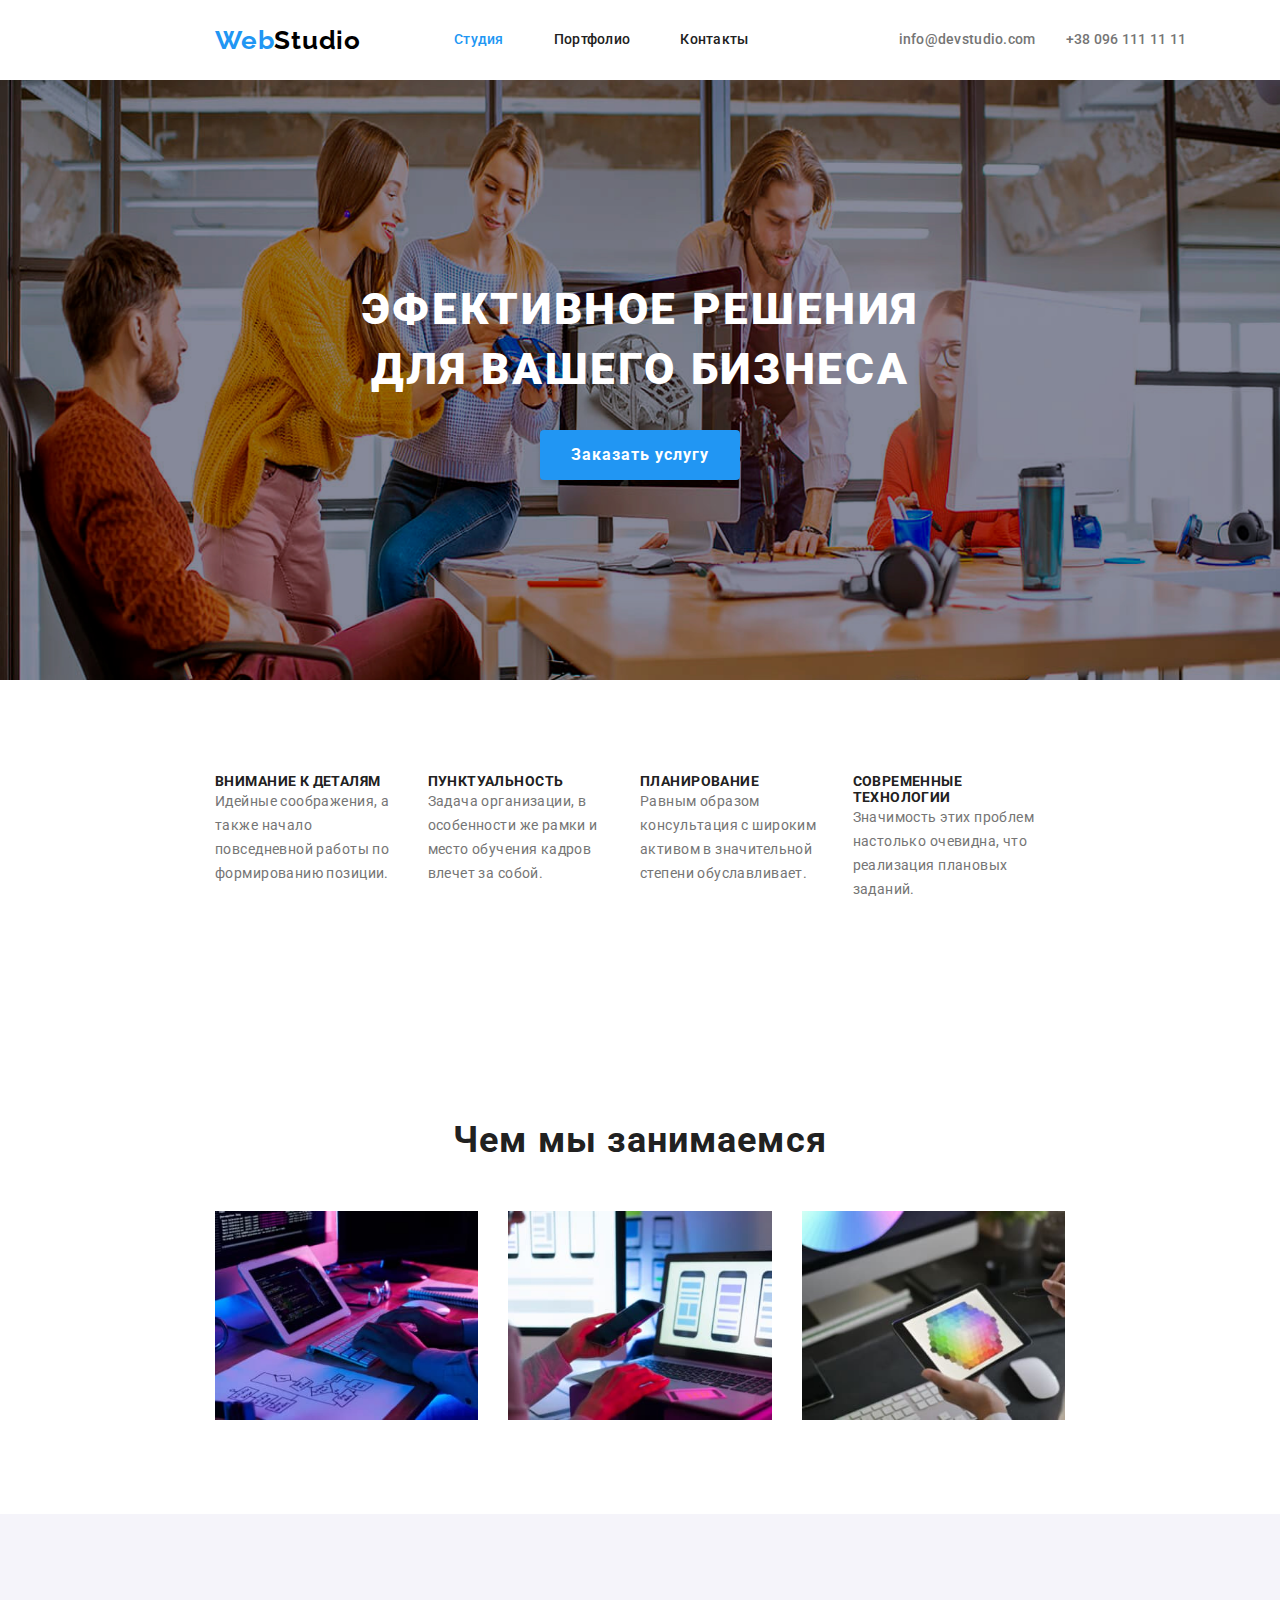
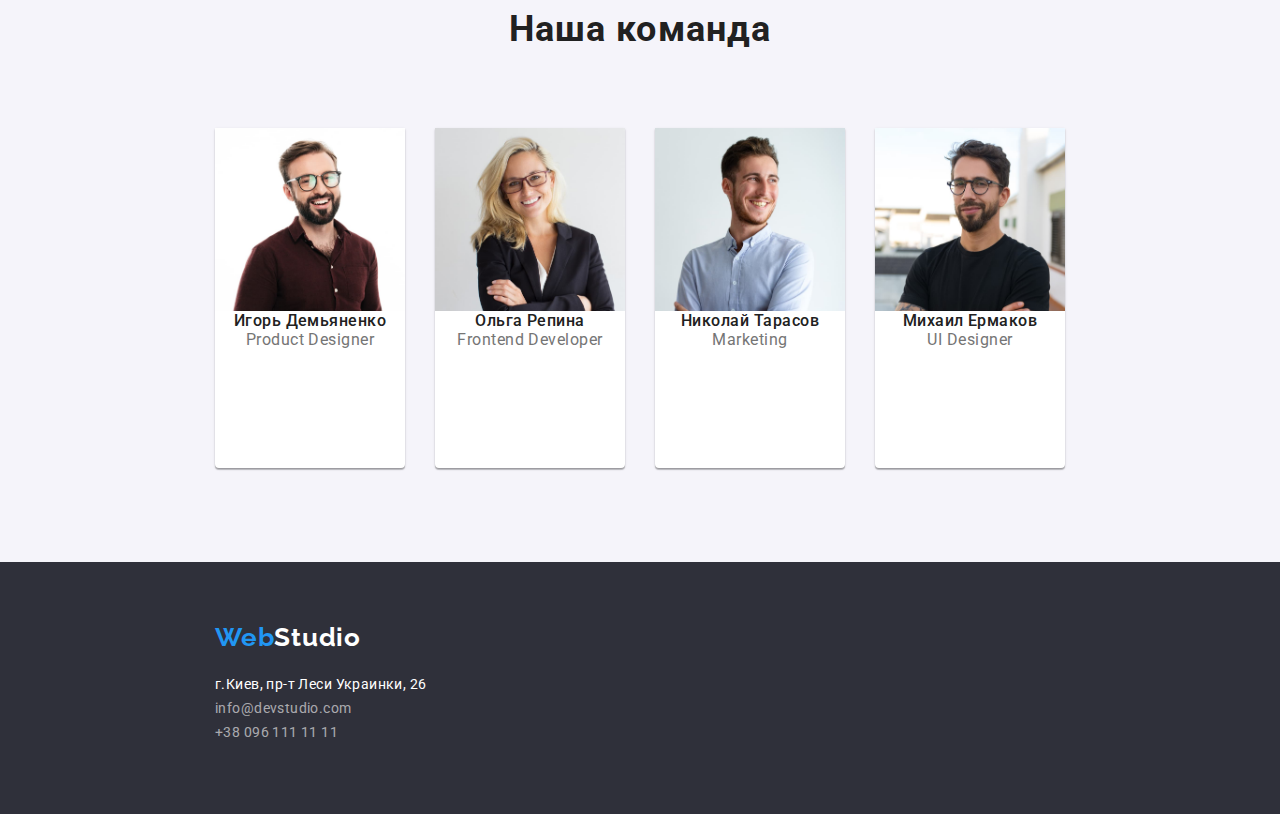
<file: index.html>
<!DOCTYPE html>
<html lang="ru">
<head>
    <meta charset="UTF-8">
    <meta http-equiv="X-UA-Compatible" content="IE=edge">
    <meta name="viewport" content="width=device-width, initial-scale=1.0">
    <title>Webstudio</title>
    <link rel="stylesheet" href="https://cdnjs.cloudflare.com/ajax/libs/modern-normalize/1.1.0/modern-normalize.css"
        integrity="sha512-Y0MM+V6ymRKN2zStTqzQ227DWhhp4Mzdo6gnlRnuaNCbc+YN/ZH0sBCLTM4M0oSy9c9VKiCvd4Jk44aCLrNS5Q=="
        crossorigin="anonymous" referrerpolicy="no-referrer" />
    <link rel="preconnect" href="https://fonts.googleapis.com">
    <link rel="preconnect" href="https://fonts.gstatic.com" crossorigin>
    <link href="https://fonts.googleapis.com/css2?family=Raleway:wght@700&family=Roboto:ital,wght@0,500;0,700;0,900;1,400&display=swap"
    rel="stylesheet">
  <link rel="stylesheet" href="./css/styles.css">
</head>
<body>
<div class="wrapper">

<!--Шапка-->  
<header class="header">
    <nav class="nav">
    <a href="" lang="en" class="logo-link"><span>Web</span>Studio</a>
    <ul class="nav-list">
    <li><a href="./index.html" class="link-nav current">Студия</a></li>
    <li><a href="./portfolio.html" class="link-nav">Портфолио</a></li>
    <li><a href="" class="link-nav">Контакты</a></li>
    </ul>
    </nav>
    <div class="contacts">
    <ul class="contacts-list">
    <li><a href="mailto:info@devstudio.com" class="mail">info@devstudio.com</a></li>
    <li><a href="tel:+380961111111" class="phone">+38 096 111 11 11</a></li>
    </ul>
    </div>
</header>
<main>
    <!--Герой-->
<section class="hero">
<div class="container-hero">
   <h1 class="title-hero">ЭФЕКТИВНОЕ РЕШЕНИЯ <br/>ДЛЯ ВАШЕГО БИЗНЕСА</h1>
  <button type="button" class="btn-order"> Заказать услугу</button>
</div>
</section>
<!--feature-->
<section class="benefits">
<h2 class="visually-hidden ">Преимущества</h2>
<ul class="benefits-list">
<li>
<h3 class="benefits-title">Внимание к деталям</h3>
<p class="benefits-text">Идейные соображения, а также начало повседневной работы по формированию позиции.</p>
</li>
<li>
<h3 class="benefits-title">Пунктуальность</h3>
<p class="benefits-text">Задача организации, в особенности же рамки и место обучения кадров влечет за собой.</p>
</li>
<li>
<h3 class="benefits-title">Планирование</h3>
<p class="benefits-text">Равным образом консультация с широким активом в значительной степени обуславливает.</p>
</li>
<li>
<h3 class="benefits-title">Современные технологии</h3>
<p class="benefits-text">Значимость этих проблем настолько очевидна, что реализация плановых заданий.</p>
</li>
</ul>
</section >
<!--about-->
<section class="about">
    <h2 class="about-title">Чем мы занимаемся</h2>
    <ul class="about-list">
        <li>
            <img src="./images/img.jpg" alt="Процесс Веб-разработки"  class="about-images">
        </li>
        <li>
            <img src="./images/img1.jpg" alt="Процесс Разработки мобильного приложения"  class="about-images">
        </li>
        <li>
            <img src="./images/img2.jpg" alt="Дизайн"  class="about-images">
        </li>      
    </ul>
</section>
<!--team-->
<section class="team">

<h2 class="team-title">Наша команда</h2>
<ul class="team-list">
    <li>
        <img src="./images/igorphoto.jpg" alt="Photo Product Designer" width="" class="team-images">
        <h3 class="team-list-title">Игорь Демьяненко</h3>
        <p lang="en" class="team-list-text">Product Designer</p>
    </li>
    <li>
        <img src="./images/olgaphoto.jpg" alt="Photo Frontend Developer" width="" class="team-images">
        <h3 class="team-list-title">Ольга Репина</h3>
        <p lang="en" class="team-list-text">Frontend Developer</p>
    </li>
    <li>
        <img src="./images/mykolaphoto.jpg" alt="Photo Marketing" width="" class="team-images">
        <h3 class="team-list-title">Николай Тарасов</h3>
        <p lang="en" class="team-list-text">Marketing</p>
    </li>
    <li>
        <img src="./images/myhailophoto.jpg" alt="Photo UI-Designer" width="" class="team-images">
        <h3 class="team-list-title">Михаил Ермаков</h3>
        <p lang="en" class="team-list-text">UI Designer</p>
    </li>
</ul>

</section>
</main>
<!--Футер-->
<footer class="footer">
<a href="./index.html" lang="en" class="logo-link"><span >Web</span>Studio</a>
<address class="address">
<ul class="address-list"> 
   <li><a href="https://goo.gl/maps/3PV95evpAd6a5UV2A" target="_blank" rel="nofollow noreferrer" class="address-link">г.Киев, пр-т Леси Украинки, 26</a></li>
   <li><a href="mailto:info@devstudio.com" class="address-phone">info@devstudio.com</a></li>
   <li><a href="tel:+380961111111" class="address-mail">+38 096 111 11 11</a></li>
</ul>
</address>
</footer>
</div>
</body>
</html>
</file>
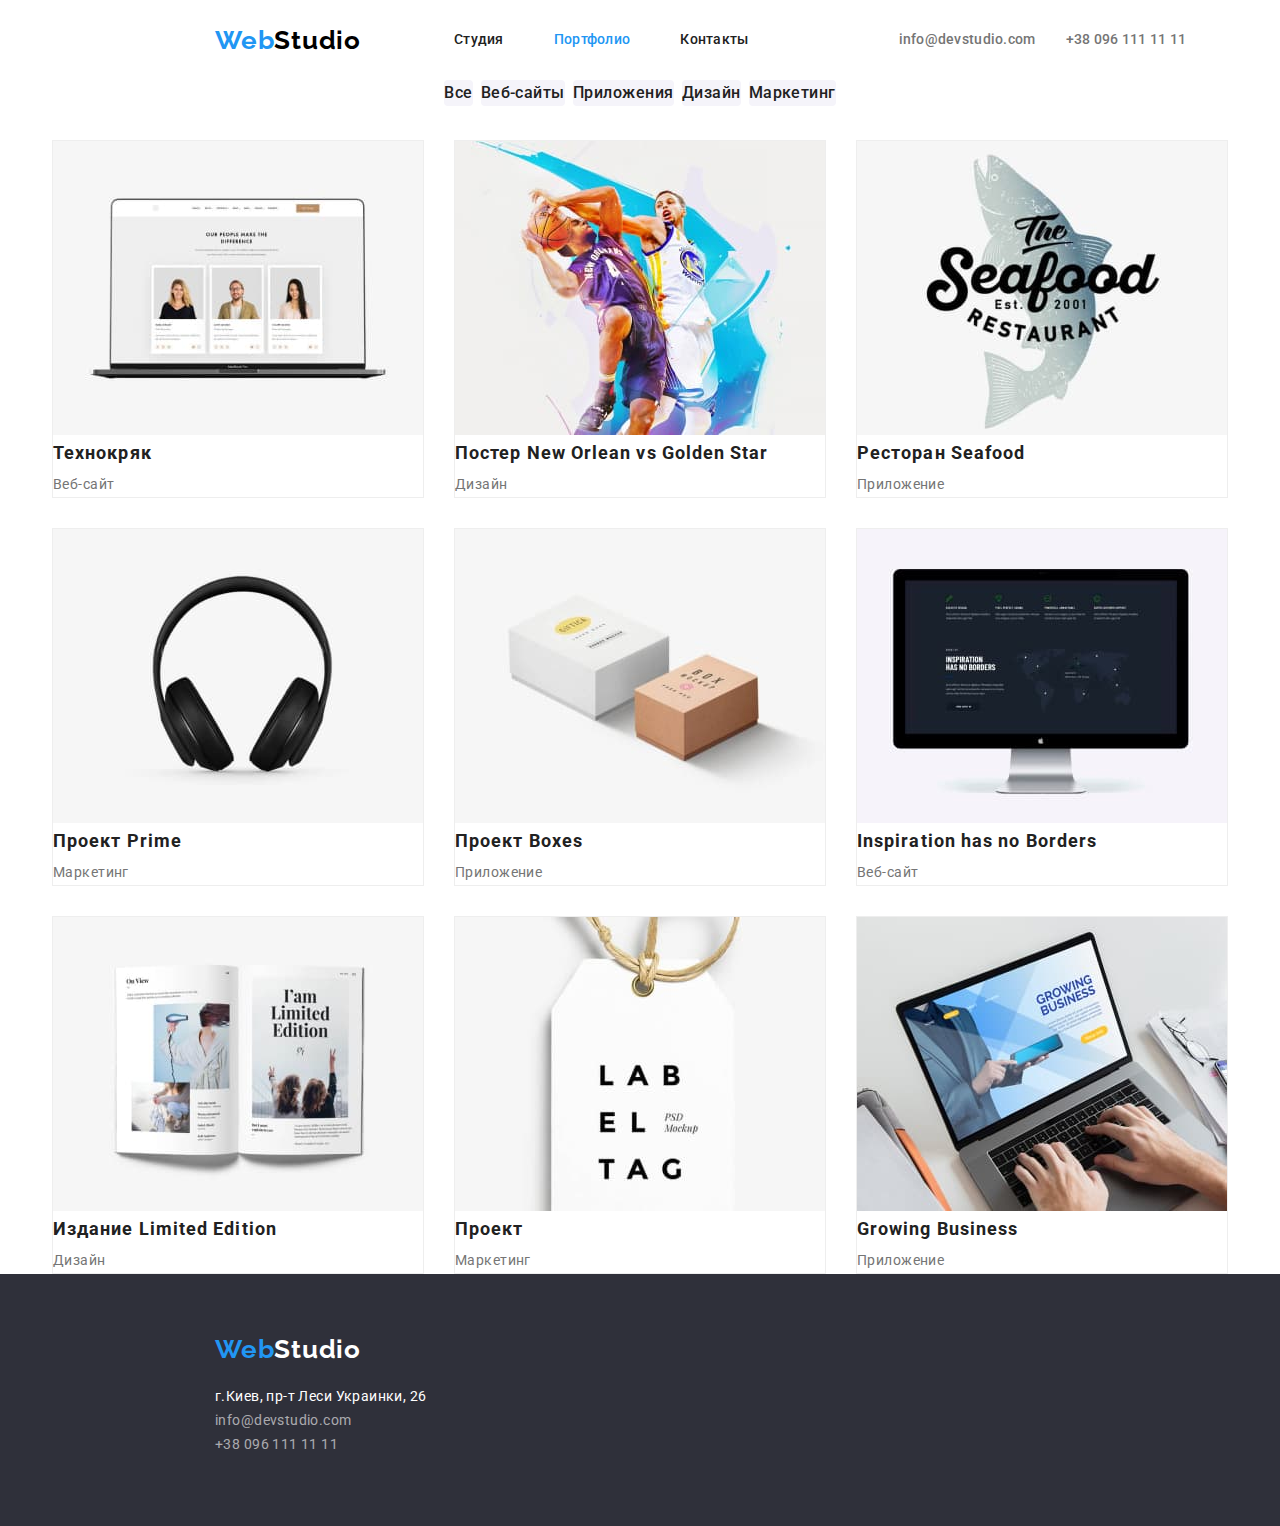
<file: portfolio.html>
<!DOCTYPE html>
<html lang="ru">

<head>
    <meta charset="UTF-8">
    <meta http-equiv="X-UA-Compatible" content="IE=edge">
    <meta name="viewport" content="width=device-width, initial-scale=1.0">
    <title>Document</title>
    <link rel="stylesheet" href="https://cdnjs.cloudflare.com/ajax/libs/modern-normalize/1.1.0/modern-normalize.css"
        integrity="sha512-Y0MM+V6ymRKN2zStTqzQ227DWhhp4Mzdo6gnlRnuaNCbc+YN/ZH0sBCLTM4M0oSy9c9VKiCvd4Jk44aCLrNS5Q=="
        crossorigin="anonymous" referrerpolicy="no-referrer" />
    <link rel="preconnect" href="https://fonts.googleapis.com">
    <link rel="preconnect" href="https://fonts.gstatic.com" crossorigin>
    <link
        href="https://fonts.googleapis.com/css2?family=Raleway:wght@700&family=Roboto:ital,wght@0,500;0,700;0,900;1,400&display=swap"
        rel="stylesheet">
    <link rel="stylesheet" href="./css/styles.css">
   
</head>
<body>
    <!--Шапка-->
<header class="header">
    <nav class="nav">
        <a href="" lang="en" class="logo-link"><span>Web</span>Studio</a>
        <ul class="nav-list">
            <li><a href="./index.html" class="link-nav">Студия</a></li>
            <li><a href="./portfolio.html" class="link-nav current">Портфолио</a></li>
            <li><a href="" class="link-nav">Контакты</a></li>
        </ul>
    </nav>
    <div class="contacts">
        <ul class="contacts-list">
            <li><a href="mailto:info@devstudio.com" class="mail">info@devstudio.com</a></li>
            <li><a href="tel:+380961111111" class="phone">+38 096 111 11 11</a></li>
        </ul>
    </div>
</header>
    <main>
        <section class="portfolio">
            <h1 class="visually-hidden ">Портфолио</h1>
            <!-- Фильтр Список Кнопок-->
            <ul class="filter">
                    <li><button type="button" class="btn">Все</button></li>
                    <li><button type="button" class="btn">Веб-сайты</button></li>
                    <li><button type="button" class="btn">Приложения</button></li>
                    <li><button type="button" class="btn">Дизайн</button></li>
                    <li><button type="button" class="btn">Маркетинг</button></li>
                </ul>
            <ul class="gallery">
                <li><a href="">
                <img src="./images/notebook.jpg" alt="ноутбук" width="" class="img-gallery">
                <h2 class="gallery-title">Технокряк</h2>
                <p class="gallery-text">Веб-сайт</p></a></li>
                <li><a href="">
                <img src="./images/basketball.jpg" alt="постер с баскетболистами" width="" class="img-gallery">
                <h2 class="gallery-title">Постер <span lang="en"></span>New Orlean vs Golden Star</h2>
                <p class="gallery-text">Дизайн</p></a></li>
                <li><a href="">
                <img src="./images/seafood.jpg" alt="пстер ресторана морской еды" width="" class="img-gallery">
                <h2 class="gallery-title">Ресторан <span lang="en">Seafood</span></h2>
                <p class="gallery-text">Приложение</p></a></li>
                <li><a href="">
                        <img src="./images/headphones.jpg" alt="наушники" width="" class="img-gallery">
                        <h2 class="gallery-title">Проект <span lang="en">Prime</span></h2>
                        <p class="gallery-text">Маркетинг</p>
                    </a></li>
                <li><a href="">
                        <img src="./images/boxes.jpg" alt="коробки" width="" class="img-gallery">
                        <h2 class="gallery-title">Проект <span lang="en">Boxes</span> </h2>
                        <p class="gallery-text">Приложение</p>
                    </a></li>
                <li><a href="">
                        <img src="./images/pc.jpg" alt="компьютер" width="" class="img-gallery">
                        <h2 class="gallery-title" lang="en">Inspiration has no Borders</h2>
                        <p class="gallery-text">Веб-сайт</p>
                    </a></li>
                <li><a href="">
                        <img src="./images/book.jpg" alt="книга" width="" class="img-gallery">
                        <h2 class="gallery-title">Издание <span lang="en">Limited Edition </span></h2>
                        <p class="gallery-text">Дизайн</p>
                    </a></li>
                <li><a href="">
                        <img src="./images/LAB.jpg" alt="этикетка" width="" class="img-gallery">
                        <h2 class="gallery-title">Проект <span lang="LAB"></span></h2>
                        <p class="gallery-text">Маркетинг</p>
                    </a></li>
                <li><a href="">
                        <img src="./images/GrowingBusiness.jpg" alt="робота за компьютером" width="" class="img-gallery">
                        <h2 class="gallery-title" lang="en">Growing Business</h2>
                        <p class="gallery-text">Приложение</p>
                    </a></li>
            </ul>

        </section>
    </main>
    <!--Футер-->
<footer class="footer">
    <a href="./index.html" lang="en" class="logo-link"><span>Web</span>Studio</a>
    <address class="address">
        <ul class="address-list">
            <li><a href="https://goo.gl/maps/3PV95evpAd6a5UV2A" target="_blank" rel="nofollow noreferrer"
                    class="address-link">г.Киев, пр-т Леси Украинки, 26</a></li>
            <li><a href="mailto:info@devstudio.com" class="address-phone">info@devstudio.com</a></li>
            <li><a href="tel:+380961111111" class="address-mail">+38 096 111 11 11</a></li>
        </ul>
    </address>
</footer>

</body>

</html>
</file>
<file: css/styles.css>
*{margin: 0;
padding: 0;
border: 0;
}
*,*:before,*:after{
    -moz-box-sizing: border-box;
    -webkit-box-sizing: border-box;
    box-sizing:border-box
}
:focus,:active{outline: none;}
a:focus,:active{outline: none;}
nav,footer,header,aside{display: block;}
html,body{
    height: 100%;
    width: 100%;
    font-size: 100%;
    line-height: 1;
    font-size: 14px;
    -ms-text-size-adjust: 100%;
    -moz-text-size-adjust: 100%;
    -webkit-text-size-adjust: 100%;
}
input,button,textarea{font-family: inherit;}
input::-ms-clear{display: none;}
button{cursor: pointer;}
button::-moz-focus-inner{padding: 0;border: 0;}
a, a:visited{text-decoration: none;}
a:hover{text-decoration: none;}
ul li{list-style: none;}
img{vertical-align: top;}
h1,h2,h3,h4,h5,h6{font-size: inherit;font-weight: 400;}
:root{
--primary-text-color:#212121;
--accent-color:#2196f3;
--secondary-text-color:#757575;
}

body {
    font-family: 'Roboto', sans-serif;
    background: #fff;
    max-width: 1600px;
    min-width: 320px;
   }

.wrapper{
    overflow: hidden;
    min-height: 100%;
    display: flex;
    flex-direction: column;}
.visually-hidden {
    position: absolute;
    width: 1px;
    height: 1px;
    margin: -1px;
    padding: 0;
    overflow: hidden;
    border: 0;
    clip: rect(0 0 0 0);
}


/*header*/
.header{background: #FFFFFF; display: flex;
min-height: 80px;
}
.nav {display: flex;
    align-items: center;
padding-left:215px;}
.logo-link{
    font-family: 'Raleway',sans-serif;
    text-decoration:none;
    color:#000000;
    font-weight: 700;
    font-size: 26px;
    line-height: 1.19;
    letter-spacing: 0.03em;}
.logo-link>span {color:var(--accent-color)}
.nav-list{display: flex;
    flex-direction: row;
    flex-wrap: wrap;align-items: center;
    list-style-type: none;
    font-weight: 500;
    font-size: 14px;
    line-height: 1.14;
   margin-left: 93px;}


.link-nav {color:var(--primary-text-color);
            letter-spacing: 0.02em;margin-top: 32px;}
.nav-list li {margin-right: 50px;}
.nav-list li:last-child{margin:0px;}


.link-nav.current{color:var(--accent-color);}
.link-nav:hover, .link-nav:focus{color:var(--accent-color)}
/*contacts*/
.contacts, .contacts-list{display: flex;
    flex-direction: row;
    flex-wrap: wrap;
    align-items: center;
}
.contacts{margin-left: 150px;}


.mail, .phone{
    color:var(--secondary-text-color);
    font-weight: 500;
    font-size: 14px;
    line-height: 1.14;
    letter-spacing: 0.02em;}

.phone:hover, .phone:focus{color:var(--accent-color)}
.mail:hover, .mail:focus {color: var(--accent-color);}
.mail{margin-right: 30px;}
.phone{margin-right: auto;}

/*hero*/
.hero{background: #2F303A; 
min-height: 600px;
background-image:url(/images/hero.png);
background-repeat: no-repeat;
background-size:100% 100%;
background-position: 100% 100%;
}


.title-hero{font-weight: 900;
            font-size: 44px;
            line-height:1.36;
            text-align: center;
            letter-spacing: 0.06em;
            text-transform: uppercase;color: #FFFFFF;
padding: 200px 0px 0px 0px;}
   
.btn-order{font-family:inherit;
           font-weight: 700;
           font-size: 16px;
           line-height:1.86;
           letter-spacing: 0.06em;
           color: #FFFFFF;
           box-shadow: 0px 4px 4px rgba(0, 0, 0, 0.15);
           border-radius: 4px;
           cursor: pointer;
           background-color:var(--accent-color);
            width: 200px;
        height:50px;
   margin-top: 30px;}
  .container-hero{display: flex;
flex-direction: column;
flex-wrap: wrap;
align-items: center;
flex-basis:auto}
  
.btn-order:hover, .btn-order:focus, .btn-order:active {background:#188CE8;}
/*feature*/
.benefits{max-height: 458px;}
.benefits-list{padding: 94px 215px;list-style-type: none; display: flex;
flex-direction: row; flex: 270px;align-items: center;
    justify-content: space-around;
}
.benefits-list li{width: 270px;height: 251px;
    margin-right: 30px;}

.benefits-title{ color: var(--primary-text-color);font-weight: 700;
    font-size: 14px;
    line-height: 1.14;
    letter-spacing: 0.03em;
    text-transform: uppercase;}
.benefits-text{font-size: 14px;
               line-height:1.71;
               letter-spacing: 0.03em;color: #757575;}

               /*about*/
.about{padding: 0px 215px 94px 215px;display: flex;
    flex-wrap: wrap; justify-content: center;}
.about-title, .team-title{color: var(--primary-text-color);font-weight: 700;
    font-size: 36px;
    line-height:1.17;
    text-align: center;
    letter-spacing: 0.03em;}
.about-title{margin-bottom: 50px;}
.about-list {display: flex;
width: 1170px;
max-height: 283px;}
.about-list li {margin-right: 30px;}
.about-images{
    width:100%;
    height:100%;
    object-fit:cover;
}
.about-list li:last-child {
    margin-right: 0px;
}
.about-list, .team-list, .address-list{list-style-type: none}
/*team*/
.team{background: #F5F4FA;min-height: 648px;
display: flex;
padding: 94px 215px 94px 215px;
flex-wrap: wrap;
justify-content: center;}
.team-list{
    display: flex;
    flex-direction: row;
    flex-wrap: nowrap;
    justify-content:center;
}
.team-list>li{background: #FFFFFF;
    box-shadow: 0px 1px 3px rgba(0, 0, 0, 0.12), 0px 1px 1px rgba(0, 0, 0, 0.14), 0px 2px 1px rgba(0, 0, 0, 0.2);
    border-radius: 0px 0px 4px 4px;}
.team-title{color: var(--primary-text-color);margin-bottom: -50px;}
.team-list-title{color: var(--primary-text-color);
    font-weight: 500;}
.team-list-text{color:var(--secondary-text-color);}
.team-list-title, .team-list-text{font-size: 16px;
    line-height: 1.19;
    text-align: center;
    letter-spacing: 0.03em;}
.team-images{
        width: 100%;
        object-fit: cover;
    }
.team-list li {margin-right: 30px;}

.team-list li:last-child {margin-right: 0px;}

/*footer*/
.footer {background: #2F303A;
;min-height: 252px;padding: 60px 0px 60px 215px}
.footer .logo-link {color: #FFFFFF}

.address {font-style: normal;margin-top: 20px;}
.address-list a {text-decoration: none;}

.address-link,.address-phone,
.address-mail {
    font-size: 14px;
    line-height: 1.71;
    letter-spacing: 0.03em;
    color: rgba(255, 255, 255, 0.6);}
.address-link {color: #FFFFFF;}
.address-list a:hover {color: #FFFFFF;}
.address-list a:focus { color: #FFFFFF;}


/**portfolio**/
.portfolio{}
/**filter**/
.filter{list-style-type: none;
 display: flex; justify-content:center;
margin-bottom:34px;}
.filter li{margin-right: 8px}
.filter li:last-child {
    margin-right: 0px;}
.btn{font-family:inherit;
    background: #F5F4FA;
    border-radius: 4px;
    color:var(--primary-text-color);
    font-weight: 500;
    font-size: 16px;
    line-height: 1.62;
    letter-spacing: 0.03em;
    cursor: pointer}
.btn:hover, .btn:focus{background: var(--accent-color);
color:#FFFFFF;}
/**gallery**/
.gallery {list-style-type:none;
min-height: 100%;
min-width: 100%;
display: flex;
flex: 1 1 auto;
flex-direction: row;
flex-wrap: wrap;
flex-flow: colum wrap;
justify-content:center;
flex-direction: row;
}
.gallery a{text-decoration: none}
.gallery li{
    margin-right: 30px;
    margin-bottom:30px;
    border: 1px solid #EEEEEE;
    background-color: #FFFFFF;}


.gallery li:nth-child(3n) {margin-right: 0;}
.gallery li:nth-child(+n+7) {
    margin-bottom: 0;
}
.gallery-title{
    font-weight:700;
    font-size: 18px;
    line-height:2;
    letter-spacing: 0.06em;
    color:var(--primary-text-color)}
.gallery-text{
    line-height:1.86;
    letter-spacing: 0.03em;
    color: var(--secondary-text-color);}
.img-gallery{ 
    object-fit: cover; }
.gallery{}
</file>
